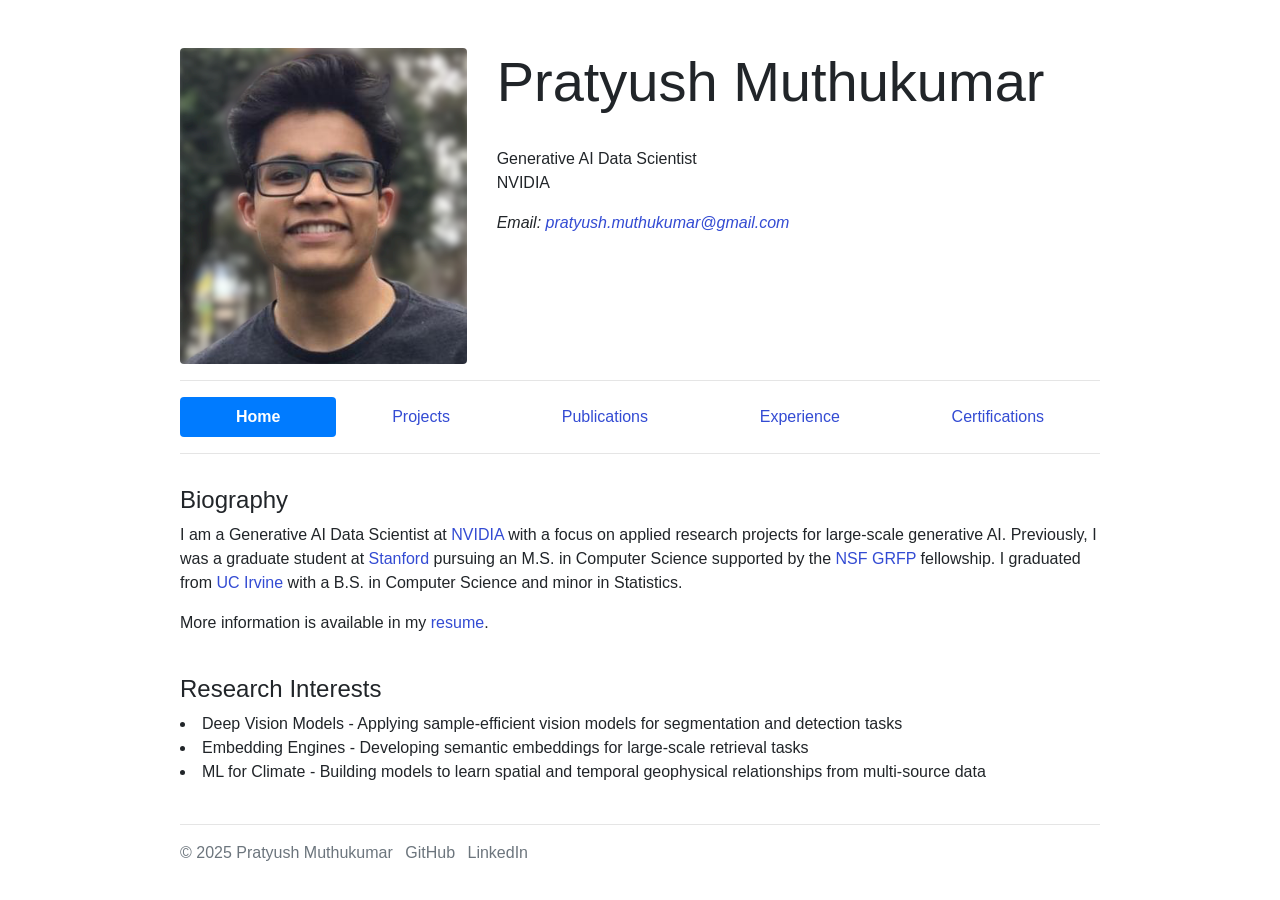
<file: index.html>
<!DOCTYPE html>
<html lang="en">

<style type="text/css">
/* unvisited link */
a:link {
    color: #334bd3;
}

/* visited link */
a:visited {
    color: #334bd3;
}

/* mouse over link */
a:hover {
    color: #334bd3;
}

/* selected link */
a:active {
    color: #334bd3;
}
</style>

<head>
  <meta charset="utf-8">
  <title>Pratyush Muthukumar</title>
  <meta name="author" content="Pratyush Muthukumar">  <meta name="google-site-verification" content="-iPJLkLeOB_5BQeVxeQUcb2Vhd1NgMo3GI5xRKObxn0" />
  <link rel="stylesheet" href="https://cdnjs.cloudflare.com/ajax/libs/twitter-bootstrap/4.1.3/css/bootstrap.min.css" type="text/css">
  <link rel="icon" type="image/png" href="images/icon.png">
</head>

<body>

<div class="pt-5">
  <div class="container">
    <div class="row">

      <div class="col-md-10 offset-1">
        <div class="row">

          <div class="col-md-4">
            <img src="images/profile.png" class="img-fluid d-block rounded">
          </div>

          <div class="col-md-8">
            <h1 class="display-4"> Pratyush Muthukumar </h1>
            <p><br> Generative AI Data Scientist <br>
               NVIDIA </p>
            <p class="font-italic"> Email: <a href="mailto:pratyush.muthukumar@gmail.com">pratyush.muthukumar@gmail.com</a></p>
          </div>

        </div>
      </div>

    </div>
  </div>
</div>

<div class="">
  <div class="container">
    <div class="row">
      <div class="col-md-10 offset-1">
        <hr>
        <ul class="nav nav-pills nav-fill">
          <li class="nav-item">
            <a href="#" class="active nav-link"><b>Home</b></a>
          </li>
          <li class="nav-item">
            <a href="projects/index.html" class="nav-link">Projects</a>
          </li>
          <li class="nav-item">
            <a href="publications/index.html" class="nav-link">Publications</a>
          </li>
          <li class="nav-item">
            <a href="experience/index.html" class="nav-link">Experience</a>
          </li>
          <li class="nav-item">
            <a href="honors/index.html" class="nav-link">Certifications</a>
          </li>
        </ul>
        <hr>
      </div>
    </div>
  </div>
</div>

<div class="pt-3">
  <div class="container">
    <div class="row">
      <div class="col-md-10 offset-1">
        <h4 class="">Biography</h4>
        <p>I am a Generative AI Data Scientist at <a href="https://www.nvidia.com/" target="_blank">NVIDIA</a> with a focus on applied research projects for large-scale generative AI. Previously, I was a graduate student at <a href="https://www.stanford.edu/" target="_blank">Stanford</a> pursuing an M.S. in Computer Science supported by the <a href="https://www.nsfgrfp.org/" target="_blank">NSF GRFP</a> fellowship. I graduated from <a href="https://www.uci.edu/" target="_blank">UC Irvine</a> with a B.S. in Computer Science and minor in Statistics. 
        </p>

        <!-- <p>I am mainly working on algorithms and systems using location-dependent timeseries data. Currently, I am responsible for the project, PRISMS, which is building an explainable deep learning architecture to predict fine-spatial-scale air quality levels (e.g., PM2.5 concentrations) with multi-source web data (e.g., meteorological and geographic information).</p> -->

        <p>More information is available in my <a href="personal_files/Resume-Pratyush-Muthukumar.pdf" target="_blank">resume</a>.
        </p><br>

        <h4 class="">Research Interests</h4>
        <li>Deep Vision Models - Applying sample-efficient vision models for segmentation and detection tasks</li>
        <li>Embedding Engines - Developing semantic embeddings for large-scale retrieval tasks</li> 
        <li>ML for Climate - Building models to learn spatial and temporal geophysical relationships from multi-source data</li><br>
      </div>
    </div>
  </div>
</div>

<!-- <div class="pt-3">
  <div class="container">
    <div class="col-md-3 offset-1">
      <h2 class="">My Life</h2><br>
    </div>
    <div class="row">
      <div class="col-md-3 offset-1">
        <img src="images/mylab.png" class="img-fluid"/>
        <p class="text-center"><br>Our Lab</p>
      </div>
      <div class="col-md-3">
        <img src="images/mycat.png" class="img-fluid"/>
        <p class="text-center"><br>My Baby (Jun Bao &middot; 君宝)</p>
      </div>
      <div class="col-md-3">
        <img src="images/mylove.png" class="img-fluid"/>
        <p class="text-center"><br>My Love</p>
      </div>
    </div>
  </div>
</div> -->

<div class="">
  <div class="container">
    <div class="row">
      <div class="col-md-10 offset-1">
        <hr>
          <ul class="list-inline">
            <li class="list-inline-item text-muted"> &copy; 2025 Pratyush Muthukumar</li>
            <li class="list-inline-item"><a href="https://github.com/PannuMuthu" target="_blank" class="text-muted">GitHub</a></li>
            <li class="list-inline-item"><a href="https://www.linkedin.com/in/pratyush-muthukumar/" target="_blank" class="text-muted">LinkedIn</a></li>
          </ul>
      </div>
    </div>
  </div>
</div>

<script>
    (function(i,s,o,g,r,a,m){i['GoogleAnalyticsObject']=r;i[r]=i[r]||function(){
        (i[r].q=i[r].q||[]).push(arguments)},i[r].l=1*new Date();a=s.createElement(o),
        m=s.getElementsByTagName(o)[0];a.async=1;a.src=g;m.parentNode.insertBefore(a,m)
    })(window,document,'script','//www.google-analytics.com/analytics.js','ga');
    ga('create', 'UA-66394392-1', 'auto');
    ga('send', 'pageview');
</script>

</body>

</html>
</file>
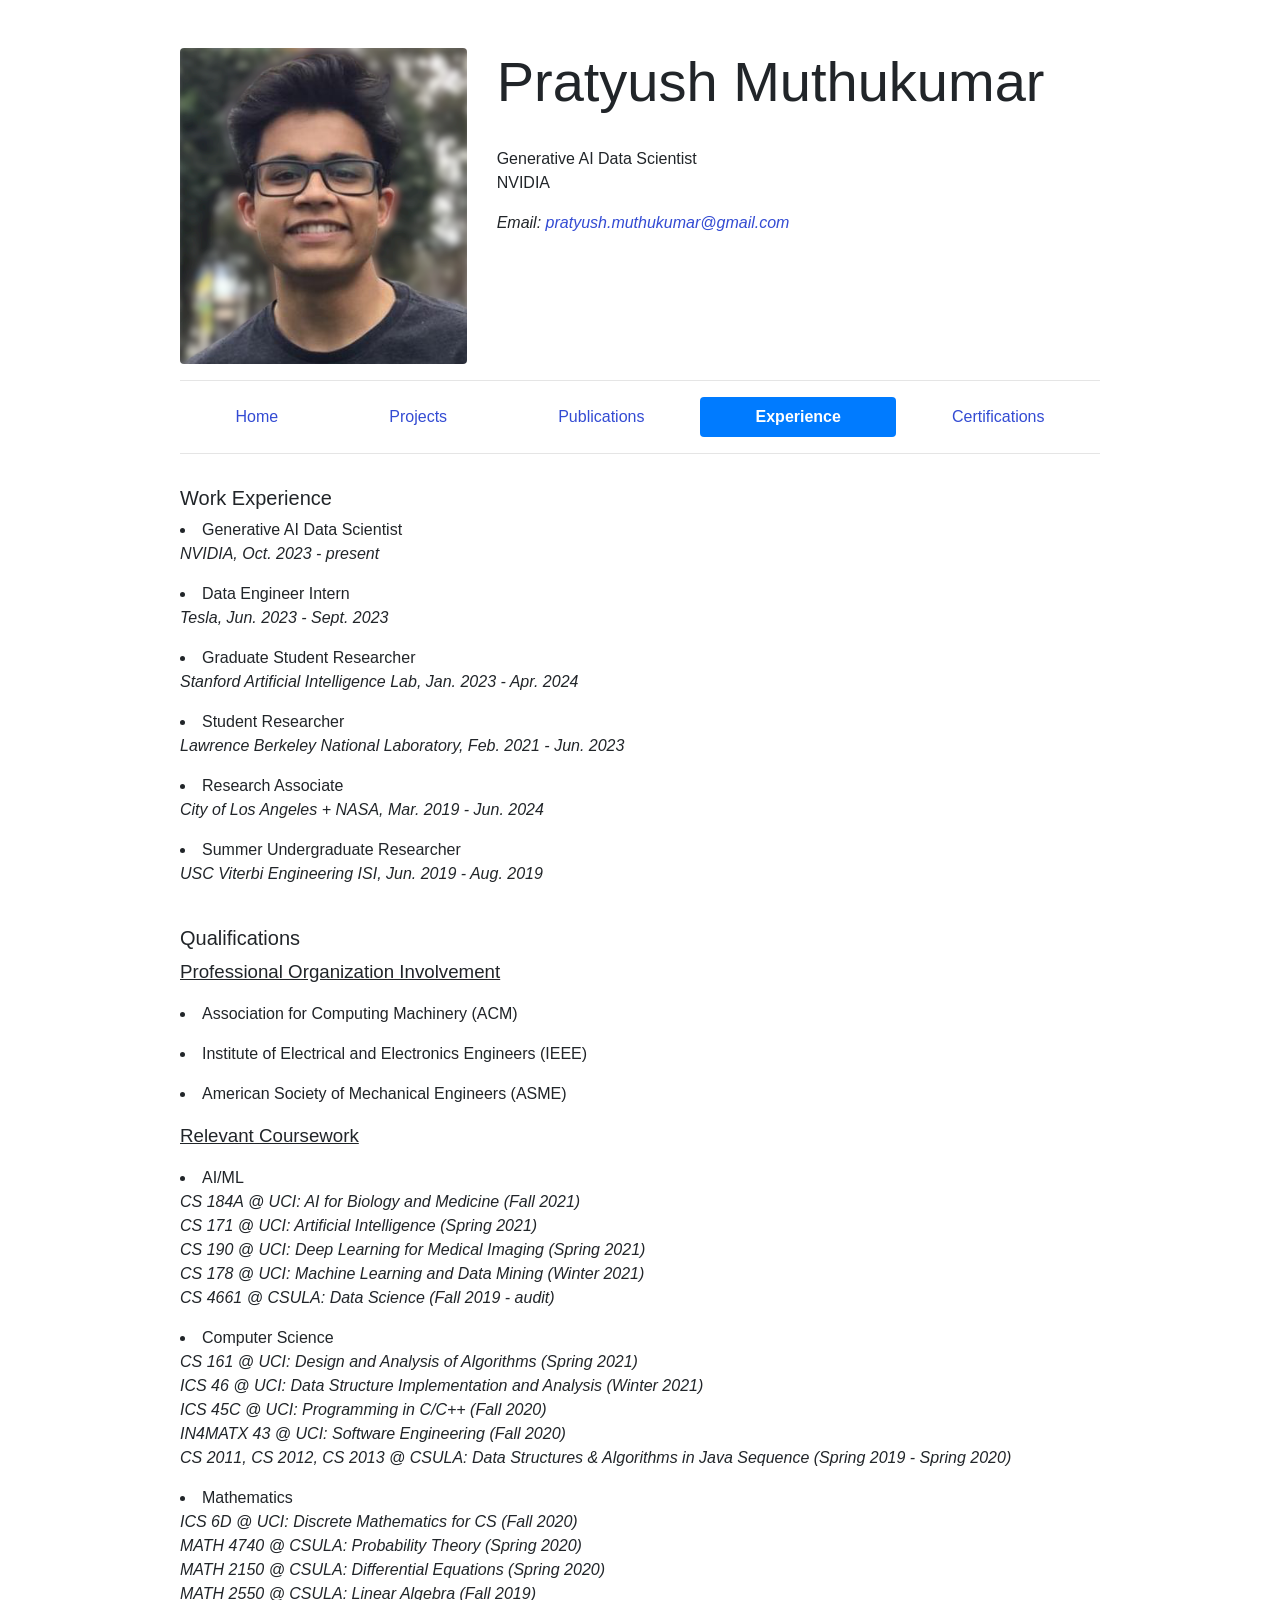
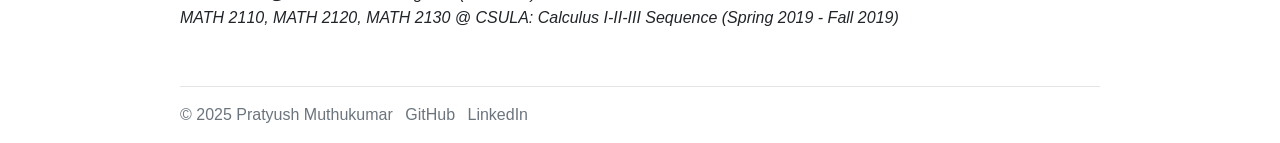
<file: experience/index.html>
<!DOCTYPE html>
<html lang="en">

<style type="text/css">
/* unvisited link */
a:link {
    color: #334bd3;
}

/* visited link */
a:visited {
    color: #334bd3;
}

/* mouse over link */
a:hover {
    color: #334bd3;
}

/* selected link */
a:active {
    color: #334bd3;
}
</style>

<head>
  <meta charset="utf-8">
  <title>Pratyush Muthukumar</title>
  <meta name="author" content="Pratyush Muthukumar">
  <link rel="stylesheet" href="https://cdnjs.cloudflare.com/ajax/libs/twitter-bootstrap/4.1.3/css/bootstrap.min.css" type="text/css">
  <link rel="icon" type="image/png" href="../images/icon.png">
</head>

<body>

<div class="pt-5">
  <div class="container">
    <div class="row">

      <div class="col-md-10 offset-1">
        <div class="row">

          <div class="col-md-4">
            <img src="../images/profile.png" class="img-fluid d-block rounded">
          </div>

          <div class="col-md-8">
            <h1 class="display-4"> Pratyush Muthukumar </h1>
            <p><br> Generative AI Data Scientist <br>
               NVIDIA </p>
            <p class="font-italic"> Email: <a href="mailto:pratyush.muthukumar@gmail.com">pratyush.muthukumar@gmail.com</a></p>
          </div>

        </div>
      </div>

    </div>
  </div>
</div>

<div class="">
  <div class="container">
    <div class="row">
      <div class="col-md-10 offset-1">
        <hr>
        <ul class="nav nav-pills nav-fill">
          <li class="nav-item">
            <a href="../index.html" class="nav-link">Home</a>
          </li>
          <li class="nav-item">
            <a href="../projects/index.html" class="nav-link">Projects</a>
          </li>
          <li class="nav-item">
            <a href="../publications/index.html" class="nav-link">Publications</a>
          </li>
          <li class="nav-item">
            <a href="#" class="active nav-link"><b>Experience</b></a>
          </li>
          <li class="nav-item">
            <a href="../honors/index.html" class="nav-link">Certifications</a>
          </li>
        </ul>
        <hr>
      </div>
    </div>
  </div>
</div>

<div class="pt-3">
  <div class="container">
    <div class="row">
      <div class="col-md-10 offset-1">
        <h5 class="">Work Experience</h5>
          <li class="">Generative AI Data Scientist</li>
          <p class="font-italic">NVIDIA, Oct. 2023 - present</p>
          <li class="">Data Engineer Intern </li>
          <p class="font-italic">Tesla, Jun. 2023 - Sept. 2023</p>
          <li class="">Graduate Student Researcher </li>
          <p class="font-italic">Stanford Artificial Intelligence Lab, Jan. 2023 - Apr. 2024</p>
          <li class="">Student Researcher </li>
          <p class="font-italic">Lawrence Berkeley National Laboratory, Feb. 2021 - Jun. 2023</p>
          <li class="">Research Associate </li>
          <p class="font-italic">City of Los Angeles + NASA, Mar. 2019 - Jun. 2024</p>
          <li class="">Summer Undergraduate Researcher</li>
          <p class="font-italic">USC Viterbi Engineering ISI, Jun. 2019 - Aug. 2019</p>
        <br>

        <h5 class="">Qualifications</h5>
        <p style="font-size: 1.17em;"><u>Professional Organization Involvement</u></p>
        <p> 
          <li class="">Association for Computing Machinery (ACM)</li>
        </p>
        <p> 
          <li class="">Institute of Electrical and Electronics Engineers (IEEE)</li>
        </p>
        <p> 
          <li class=""> American Society of Mechanical Engineers (ASME) </li>
        </p>
        <p style="font-size: 1.17em;"><u>Relevant Coursework</u></p>
          <p> 
            <li class="">AI/ML</li>
            <i>CS 184A @ UCI: AI for Biology and Medicine (Fall 2021)</i><br>
            <i>CS 171 @ UCI: Artificial Intelligence (Spring 2021)</i><br>
            <i>CS 190 @ UCI: Deep Learning for Medical Imaging (Spring 2021)</i><br>
            <i>CS 178 @ UCI: Machine Learning and Data Mining (Winter 2021)</i><br>
            <i>CS 4661 @ CSULA: Data Science (Fall 2019 - audit)</i><br>
          </p>
           <p> 
            <li class="">Computer Science</li>
            <i>CS 161 @ UCI: Design and Analysis of Algorithms (Spring 2021)</i><br>
            <i>ICS 46 @ UCI: Data Structure Implementation and Analysis (Winter 2021)</i><br>
            <i>ICS 45C @ UCI: Programming in C/C++ (Fall 2020)</i><br>
            <i>IN4MATX 43 @ UCI: Software Engineering (Fall 2020)</i><br>
            <i>CS 2011, CS 2012, CS 2013 @ CSULA: Data Structures & Algorithms in Java Sequence (Spring 2019 - Spring 2020)</i><br>
          </p>
          <p> 
            <li class="">Mathematics</li>
            <i>ICS 6D @ UCI: Discrete Mathematics for CS (Fall 2020)</i><br>
            <i>MATH 4740 @ CSULA: Probability Theory (Spring 2020)</i><br>
            <i>MATH 2150 @ CSULA: Differential Equations (Spring 2020)</i><br>
            <i>MATH 2550 @ CSULA: Linear Algebra (Fall 2019)</i><br>
            <i>MATH 2110, MATH 2120, MATH 2130 @ CSULA: Calculus I-II-III Sequence (Spring 2019 - Fall 2019)</i><br>
          </p>
        <br>
      </div>
    </div>
  </div>
</div>

<div class="">
  <div class="container">
    <div class="row">
      <div class="col-md-10 offset-1">
        <hr>
          <ul class="list-inline">
            <li class="list-inline-item text-muted"> &copy; 2025 Pratyush Muthukumar</li>
            <li class="list-inline-item"><a href="https://github.com/PannuMuthu" target="_blank" class="text-muted">GitHub</a></li>
            <li class="list-inline-item"><a href="https://www.linkedin.com/in/pratyush-muthukumar/" target="_blank" class="text-muted">LinkedIn</a></li>
          </ul>
      </div>
    </div>
  </div>
</div>

</body>
</html>
</file>
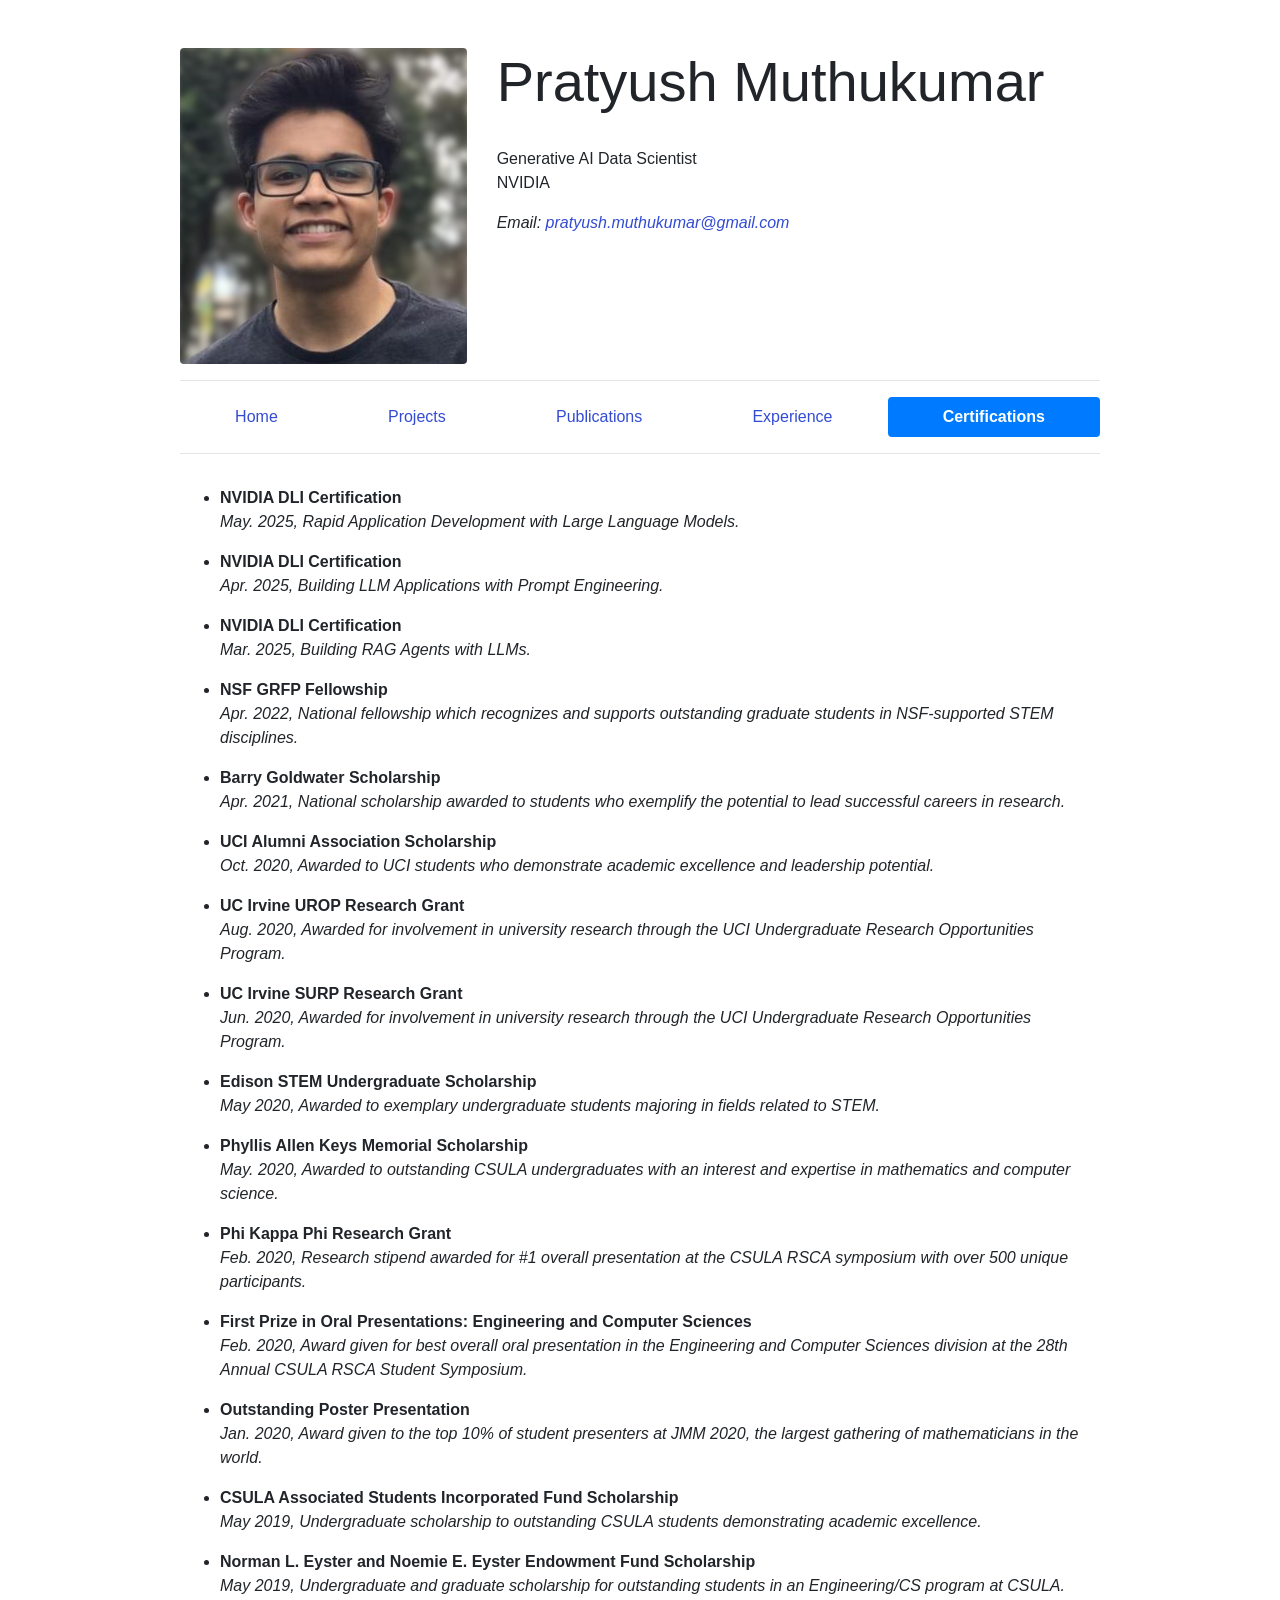
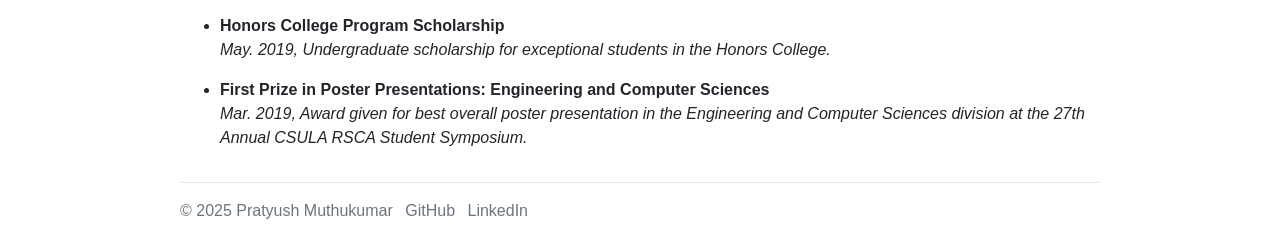
<file: honors/index.html>
<!DOCTYPE html>
<html lang="en">

<style type="text/css">
/* unvisited link */
a:link {
    color: #334bd3;
}

/* visited link */
a:visited {
    color: #334bd3;
}

/* mouse over link */
a:hover {
    color: #334bd3;
}

/* selected link */
a:active {
    color: #334bd3;
}
</style>

<head>
  <meta charset="utf-8">
  <title>Pratyush Muthukumar</title>
  <meta name="author" content="Pratyush Muthukumar">
  <link rel="stylesheet" href="https://cdnjs.cloudflare.com/ajax/libs/twitter-bootstrap/4.1.3/css/bootstrap.min.css" type="text/css">
  <link rel="icon" type="image/png" href="../images/icon.png">
</head>

<body>

<div class="pt-5">
  <div class="container">
    <div class="row">

      <div class="col-md-10 offset-1">
        <div class="row">

          <div class="col-md-4">
            <img src="../images/profile.png" class="img-fluid d-block rounded">
          </div>

          <div class="col-md-8">
            <h1 class="display-4"> Pratyush Muthukumar </h1>
            <p><br> Generative AI Data Scientist <br>
               NVIDIA </p>
            <p class="font-italic"> Email: <a href="mailto:pratyush.muthukumar@gmail.com">pratyush.muthukumar@gmail.com</a></p>
          </div>

        </div>
      </div>

    </div>
  </div>
</div>

<div class="">
  <div class="container">
    <div class="row">
      <div class="col-md-10 offset-1">
        <hr>
        <ul class="nav nav-pills nav-fill">
          <li class="nav-item">
            <a href="../index.html" class="nav-link">Home</a>
          </li>
          <li class="nav-item">
            <a href="../projects/index.html" class="nav-link">Projects</a>
          </li>
          <li class="nav-item">
            <a href="../publications/index.html" class="nav-link">Publications</a>
          </li>
          <li class="nav-item">
            <a href="../experience/index.html" class="nav-link">Experience</a>
          </li>
          <li class="nav-item">
            <a href="#" class="active nav-link"><b>Certifications</b></a>
          </li>
        </ul>
        <hr>
      </div>
    </div>
  </div>
</div>

<div class="pt-3">
  <div class="container">
    <div class="row">
      <div class="col-md-10 offset-1">
        <ul>
          <li class="font-weight-bold">NVIDIA DLI Certification</li>
          <p class="font-italic">May. 2025, Rapid Application Development with Large Language Models.<br>
          <li class="font-weight-bold">NVIDIA DLI Certification</li>
          <p class="font-italic">Apr. 2025, Building LLM Applications with Prompt Engineering.<br>
          <li class="font-weight-bold">NVIDIA DLI Certification</li>
          <p class="font-italic">Mar. 2025, Building RAG Agents with LLMs.<br>
          <li class="font-weight-bold">NSF GRFP Fellowship</li>
          <p class="font-italic">Apr. 2022, National fellowship which recognizes and supports outstanding graduate students in NSF-supported STEM disciplines.<br>
          <li class="font-weight-bold">Barry Goldwater Scholarship</li>
          <p class="font-italic">Apr. 2021, National scholarship awarded to students who exemplify the potential to lead successful careers in research.<br>
          <li class="font-weight-bold">UCI Alumni Association Scholarship</li>
          <p class="font-italic">Oct. 2020, Awarded to UCI students who demonstrate academic excellence and leadership potential.<br>
          <li class="font-weight-bold">UC Irvine UROP Research Grant</li>
          <p class="font-italic">Aug. 2020, Awarded for involvement in university research through the UCI Undergraduate Research Opportunities Program.<br>
          <li class="font-weight-bold">UC Irvine SURP Research Grant</li>
          <p class="font-italic">Jun. 2020, Awarded for involvement in university research through the UCI Undergraduate Research Opportunities Program.<br>
          <li class="font-weight-bold">Edison STEM Undergraduate Scholarship</li>
          <p class="font-italic">May 2020, Awarded to exemplary undergraduate students majoring in fields related to STEM.</p>
          <li class="font-weight-bold">Phyllis Allen Keys Memorial Scholarship</li>
          <p class="font-italic">May. 2020, Awarded to outstanding CSULA undergraduates with an interest and expertise in mathematics and computer science.</p>
          <li class="font-weight-bold">Phi Kappa Phi Research Grant</li>
          <p class="font-italic">Feb. 2020, Research stipend awarded for #1 overall presentation at the CSULA RSCA symposium with over 500 unique participants.</p>
          <li class="font-weight-bold">First Prize in Oral Presentations: Engineering and Computer Sciences</li>
          <p class="font-italic">Feb. 2020, Award given for best overall oral presentation in the Engineering and Computer Sciences division at the 28th Annual CSULA RSCA Student Symposium.</p>
          <li class="font-weight-bold">Outstanding Poster Presentation</li>
          <p class="font-italic">Jan. 2020, Award given to the top 10% of student presenters at JMM 2020, the largest gathering of mathematicians in the world.</p>
          <li class="font-weight-bold">CSULA Associated Students Incorporated Fund Scholarship</li>
          <p class="font-italic">May 2019, Undergraduate scholarship to outstanding CSULA students demonstrating academic excellence.</p>
          <li class="font-weight-bold">Norman L. Eyster and Noemie E. Eyster Endowment Fund Scholarship</li>
          <p class="font-italic">May 2019, Undergraduate and graduate scholarship for outstanding students in an Engineering/CS program at CSULA.</p>
          <li class="font-weight-bold">Honors College Program Scholarship</li>
          <p class="font-italic">May. 2019, Undergraduate scholarship for exceptional students in the Honors College.</p>
          <li class="font-weight-bold">First Prize in Poster Presentations: Engineering and Computer Sciences</li>
          <p class="font-italic">Mar. 2019, Award given for best overall poster presentation in the Engineering and Computer Sciences division at the 27th Annual CSULA RSCA Student Symposium.</p>
        </ul>

      </div>
    </div>
  </div>
</div>

<div class="">
  <div class="container">
    <div class="row">
      <div class="col-md-10 offset-1">
        <hr>
          <ul class="list-inline">
            <li class="list-inline-item text-muted"> &copy; 2025 Pratyush Muthukumar</li>
            <li class="list-inline-item"><a href="https://github.com/PannuMuthu" target="_blank" class="text-muted">GitHub</a></li>
            <li class="list-inline-item"><a href="https://www.linkedin.com/in/pratyush-muthukumar/" target="_blank" class="text-muted">LinkedIn</a></li>
          </ul>
      </div>
    </div>
  </div>
</div>

</body>
</html>
</file>
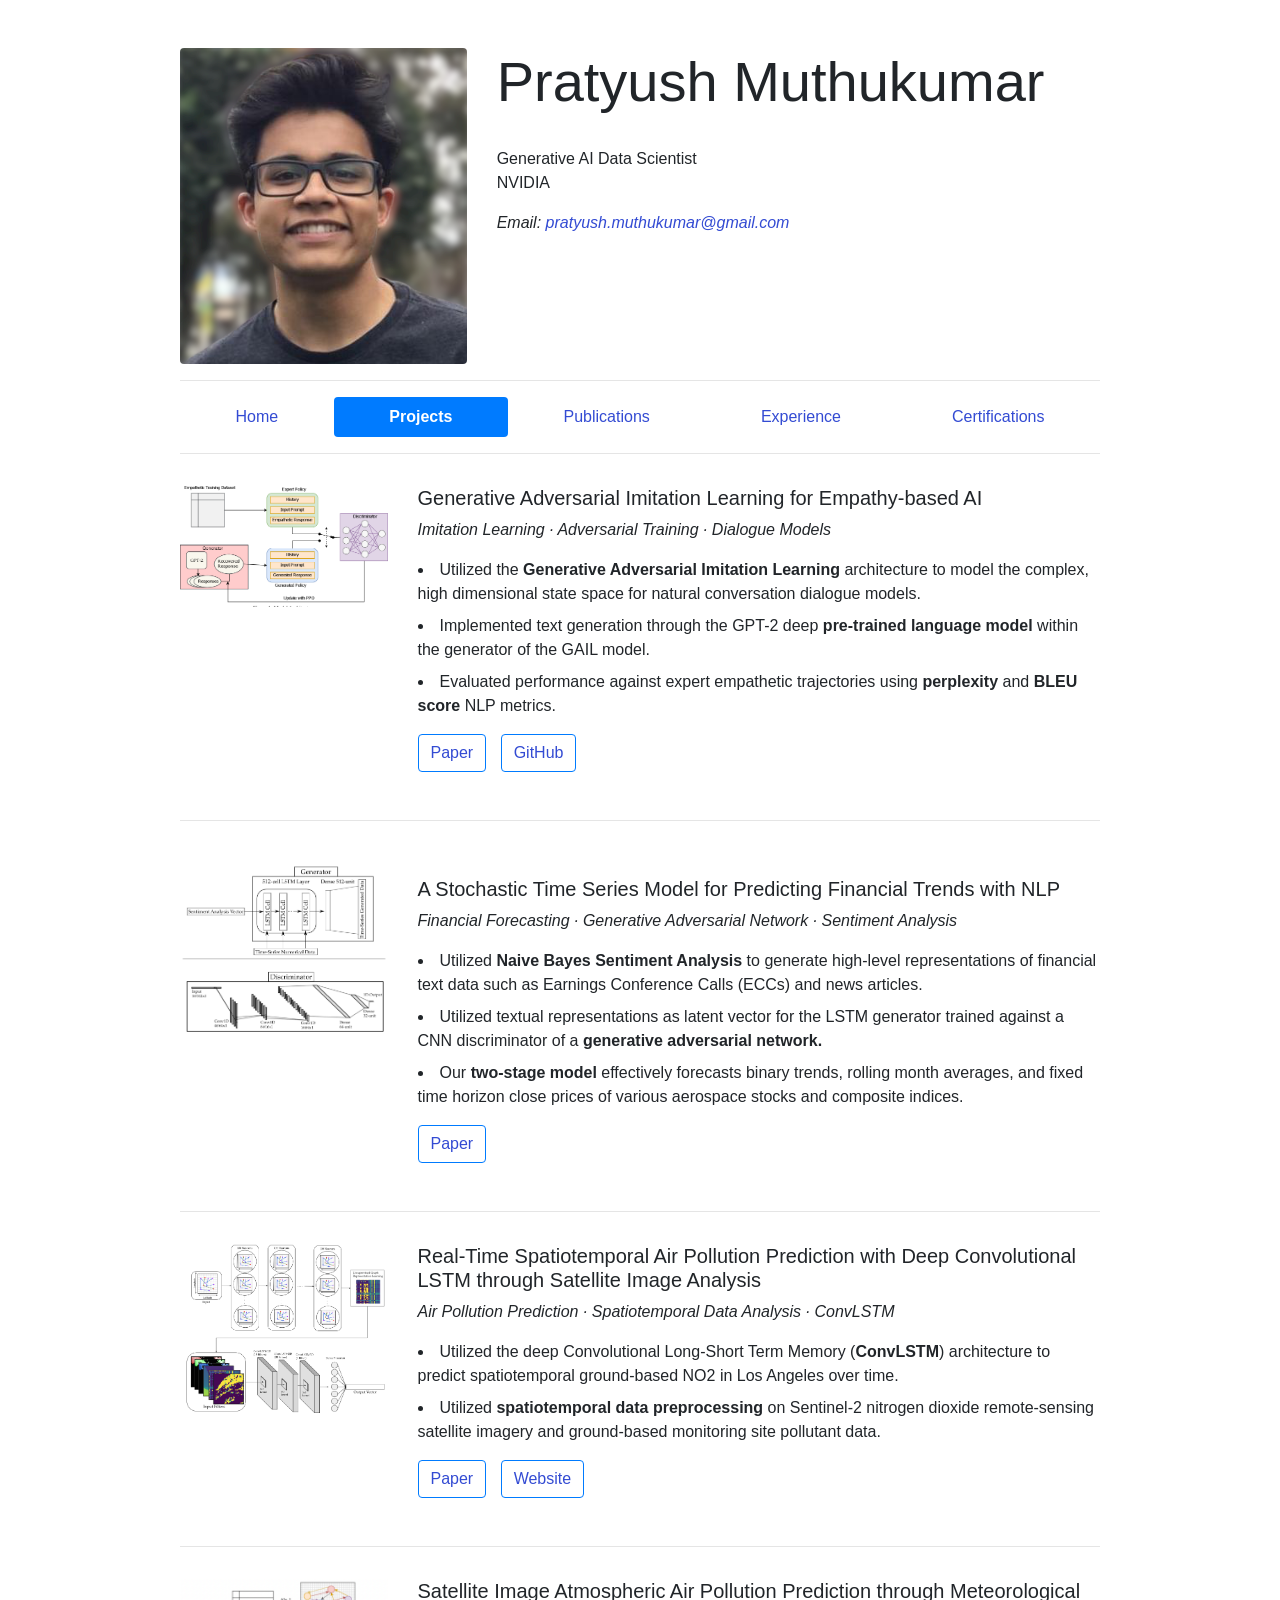
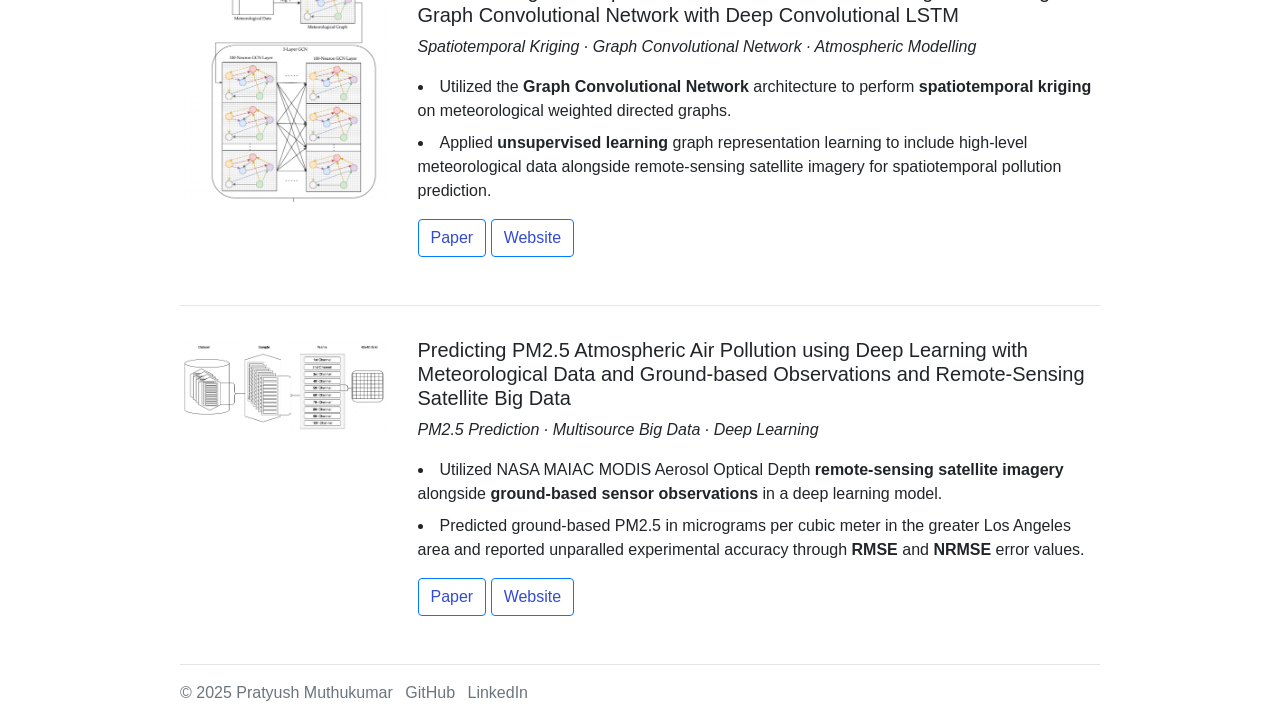
<file: projects/index.html>
<!DOCTYPE html>
<html lang="en">

<style type="text/css">
/* unvisited link */
a:link {
    color: #334bd3;
}

/* visited link */
a:visited {
    color: #334bd3;
}

/* mouse over link */
a:hover {
    color: #334bd3;
}

/* selected link */
a:active {
    color: #334bd3;
}
</style>

<head>
  <meta charset="utf-8">
  <title>Pratyush Muthukumar</title>
  <meta name="author" content="Pratyush Muthukumar">
  <link rel="stylesheet" href="https://cdnjs.cloudflare.com/ajax/libs/twitter-bootstrap/4.1.3/css/bootstrap.min.css" type="text/css">
  <link rel="icon" type="image/png" href="../images/icon.png">
</head>

<body>

<div class="pt-5">
  <div class="container">
    <div class="row">

      <div class="col-md-10 offset-1">
        <div class="row">

          <div class="col-md-4">
            <img src="../images/profile.png" class="img-fluid d-block rounded">
          </div>

          <div class="col-md-8">
            <h1 class="display-4"> Pratyush Muthukumar </h1>
            <p><br> Generative AI Data Scientist <br>
               NVIDIA </p>
            <p class="font-italic"> Email: <a href="mailto:pratyush.muthukumar@gmail.com">pratyush.muthukumar@gmail.com</a></p>
          </div>

        </div>
      </div>

    </div>
  </div>
</div>

<div class="">
  <div class="container">
    <div class="row">
      <div class="col-md-10 offset-1">
        <hr>
        <ul class="nav nav-pills nav-fill">
          <li class="nav-item">
            <a href="../index.html" class="nav-link">Home</a>
          </li>
          <li class="nav-item">
            <a href="#" class="active nav-link"><b>Projects</b></a>
          </li>
          <li class="nav-item">
            <a href="../publications/index.html" class="nav-link">Publications</a>
          </li>
          <li class="nav-item">
            <a href="../experience/index.html" class="nav-link">Experience</a>
          </li>
          <li class="nav-item">
            <a href="../honors/index.html" class="nav-link">Certifications</a>
          </li>
        </ul>
        <hr>
      </div>
    </div>
  </div>
</div>

<div class="py-3">
  <div class="container">
    <div class="row">
      <div class="col-md-10 offset-1">
        <div class="row">
          <div class="col-md-3">
            <img src="../images/eGail.png" class="img-fluid" alt="msaenet-icon" />
          </div>
          <div class="col-md-9">
            <h5>Generative Adversarial Imitation Learning for Empathy-based AI</h5>
			<p class="font-italic"> Imitation Learning &middot; Adversarial Training &middot; Dialogue Models</p>
			<p>
              <li style="margin-bottom: 8px;">Utilized the <b>Generative Adversarial Imitation Learning</b> architecture to model the complex, high dimensional state space for natural conversation dialogue models.</li>
              <li style="margin-bottom: 8px;">Implemented text generation through the GPT-2 deep <b>pre-trained language model</b> within the generator of the GAIL model. </li>
              <li style="margin-bottom: 8px;">Evaluated performance against expert empathetic trajectories using <b>perplexity</b> and <b>BLEU score</b> NLP metrics.</li>
            </p>
            <p style="word-spacing: 10px">
              <a href="../publications/EmpathyGAIL.pdf" class="btn btn-outline-primary">Paper</a>
              <a href="https://github.com/PannuMuthu/empathyBot" class="btn btn-outline-primary">GitHub</a>
            </p>
          </div>
        </div>
      </div>
    </div>
  </div>
</div>

<div class=""><div class="container"><div class="row"><div class="col-md-10 offset-1"><hr></div></div></div></div>

<div class="py-3">
  <div class="container">
    <div class="row">
      <div class="col-md-10 offset-1">
        <div class="row">
          <div class="col-md-3">
            <img src="../images/stgan.png" class="img-fluid" alt="msaenet-icon" />
          </div>
          <div class="col-md-9"><br>
            <h5>A Stochastic Time Series Model for Predicting Financial Trends with NLP</h5> 
            <p class="font-italic"> Financial Forecasting &middot; Generative Adversarial Network &middot; Sentiment Analysis</p>
            <p>
              <li style="margin-bottom: 8px;">Utilized <b>Naive Bayes Sentiment Analysis</b> to generate high-level representations of financial text data such as Earnings Conference Calls (ECCs) and news articles. </li>
              <li style="margin-bottom: 8px;">Utilized textual representations as latent vector for the LSTM generator trained against a CNN discriminator of a <b> generative adversarial network.</b> </li>
              <li style="margin-bottom: 8px;">Our <b>two-stage model</b> effectively forecasts binary trends, rolling month averages, and fixed time horizon close prices of various aerospace stocks and composite indices.</b> </li>
            </p>
            <p style="word-spacing: 10px">
              <a href="../publications/STGAN.pdf" class="btn btn-outline-primary">Paper</a>
            </p>
          </div>
        </div>
      </div>
    </div>
  </div>
</div>

<div class=""><div class="container"><div class="row"><div class="col-md-10 offset-1"><hr></div></div></div></div>

<div class="py-3">
  <div class="container">
    <div class="row">
      <div class="col-md-10 offset-1">
        <div class="row">
          <div class="col-md-3">
            <img src="../images/conv.png" class="img-fluid"/>
          </div>
          <div class="col-md-9"> 
            <h5>Real-Time Spatiotemporal Air Pollution Prediction with Deep Convolutional LSTM through Satellite Image Analysis</h5> 
            <p class="font-italic"> Air Pollution Prediction  &middot; Spatiotemporal Data Analysis &middot; ConvLSTM</p>
            <p>
              <li style="margin-bottom: 8px;">Utilized the deep Convolutional Long-Short Term Memory (<b>ConvLSTM</b>) architecture to predict spatiotemporal ground-based NO2 in Los Angeles over time.</li>
              <li style="margin-bottom: 8px;">Utilized <b>spatiotemporal data preprocessing</b> on Sentinel-2 nitrogen dioxide remote-sensing satellite imagery and ground-based monitoring site pollutant data. </li>
            </p>
            <p style="word-spacing: 10px">
              <a href="../publications/ICDATA_ConvLSTMPaper.pdf" class="btn btn-outline-primary">Paper</a>
              <a href="http://airquality.lacity.org/" class="btn btn-outline-primary" target="_blank">Website</a>
            </p>
          </div>
        </div>
      </div>
    </div>
  </div>
</div>

<div class=""><div class="container"><div class="row"><div class="col-md-10 offset-1"><hr></div></div></div></div>

<div class="py-3">
  <div class="container">
    <div class="row">
      <div class="col-md-10 offset-1">
        <div class="row">
          <div class="col-md-3">
            <img src="../images/gcn.png" class="img-fluid"/>
          </div>
          <div class="col-md-9">
            <h5>Satellite Image Atmospheric Air Pollution Prediction through Meteorological Graph Convolutional Network with Deep Convolutional LSTM</h4>
            <p class="font-italic"> Spatiotemporal Kriging &middot; Graph Convolutional Network &middot; Atmospheric Modelling</p>
            <p>
              <li style="margin-bottom: 8px;">Utilized the <b>Graph Convolutional Network</b> architecture to perform <b>spatiotemporal kriging</b> on meteorological weighted directed graphs.</li>
              <li style="margin-bottom: 8px;">Applied <b>unsupervised learning</b> graph representation learning to include high-level meteorological data alongside remote-sensing satellite imagery for spatiotemporal pollution prediction.</li>
            </p>
            <p>
              <a href="../publications/CSCIPaperFinal_MeteoGCNConvLSTM.pdf" class="btn btn-outline-primary">Paper</a>
              <a href="http://airquality.lacity.org/" class="btn btn-outline-primary" target="_blank">Website</a>
            </p>
          </div>
        </div>
      </div>
    </div>
  </div>
</div>

<div class=""><div class="container"><div class="row"><div class="col-md-10 offset-1"><hr></div></div></div></div>

<div class="py-3">
  <div class="container">
    <div class="row">
      <div class="col-md-10 offset-1">
        <div class="row">
          <div class="col-md-3">
            <img src="../images/first.png" class="img-fluid"/>
          </div>
          <div class="col-md-9">
            <h5>Predicting PM2.5 Atmospheric Air Pollution using Deep Learning with Meteorological Data and Ground-based Observations and Remote-Sensing Satellite Big Data</h5>
            <p class="font-italic"> PM2.5 Prediction &middot; Multisource Big Data &middot; Deep Learning </p>
            <p>
              <li style="margin-bottom: 8px;">Utilized NASA MAIAC MODIS Aerosol Optical Depth <b>remote-sensing satellite imagery</b> alongside <b>ground-based sensor observations</b> in a deep learning model.</li>
              <li style="margin-bottom: 8px;">Predicted ground-based PM2.5 in micrograms per cubic meter in the greater Los Angeles area and reported unparalled experimental accuracy through <b>RMSE</b> and <b>NRMSE</b> error values.</li>
            </p>
            <p>
              <a href="../publications/Camera_ready_Springer_Paper.pdf" class="btn btn-outline-primary" target="_blank">Paper</a>
              <a href="http://airquality.lacity.org/" class="btn btn-outline-primary" target="_blank">Website</a>
            </p>
          </div>
        </div>
      </div>
    </div>
  </div>
</div>

<div class="">
  <div class="container">
    <div class="row">
      <div class="col-md-10 offset-1">
        <hr>
          <ul class="list-inline">
            <li class="list-inline-item text-muted"> &copy; 2025 Pratyush Muthukumar</li>
            <li class="list-inline-item"><a href="https://github.com/PannuMuthu" target="_blank" class="text-muted">GitHub</a></li>
            <li class="list-inline-item"><a href="https://www.linkedin.com/in/pratyush-muthukumar/" target="_blank" class="text-muted">LinkedIn</a></li>
          </ul>
      </div>
    </div>
  </div>
</div>

</body>

</html>
</file>
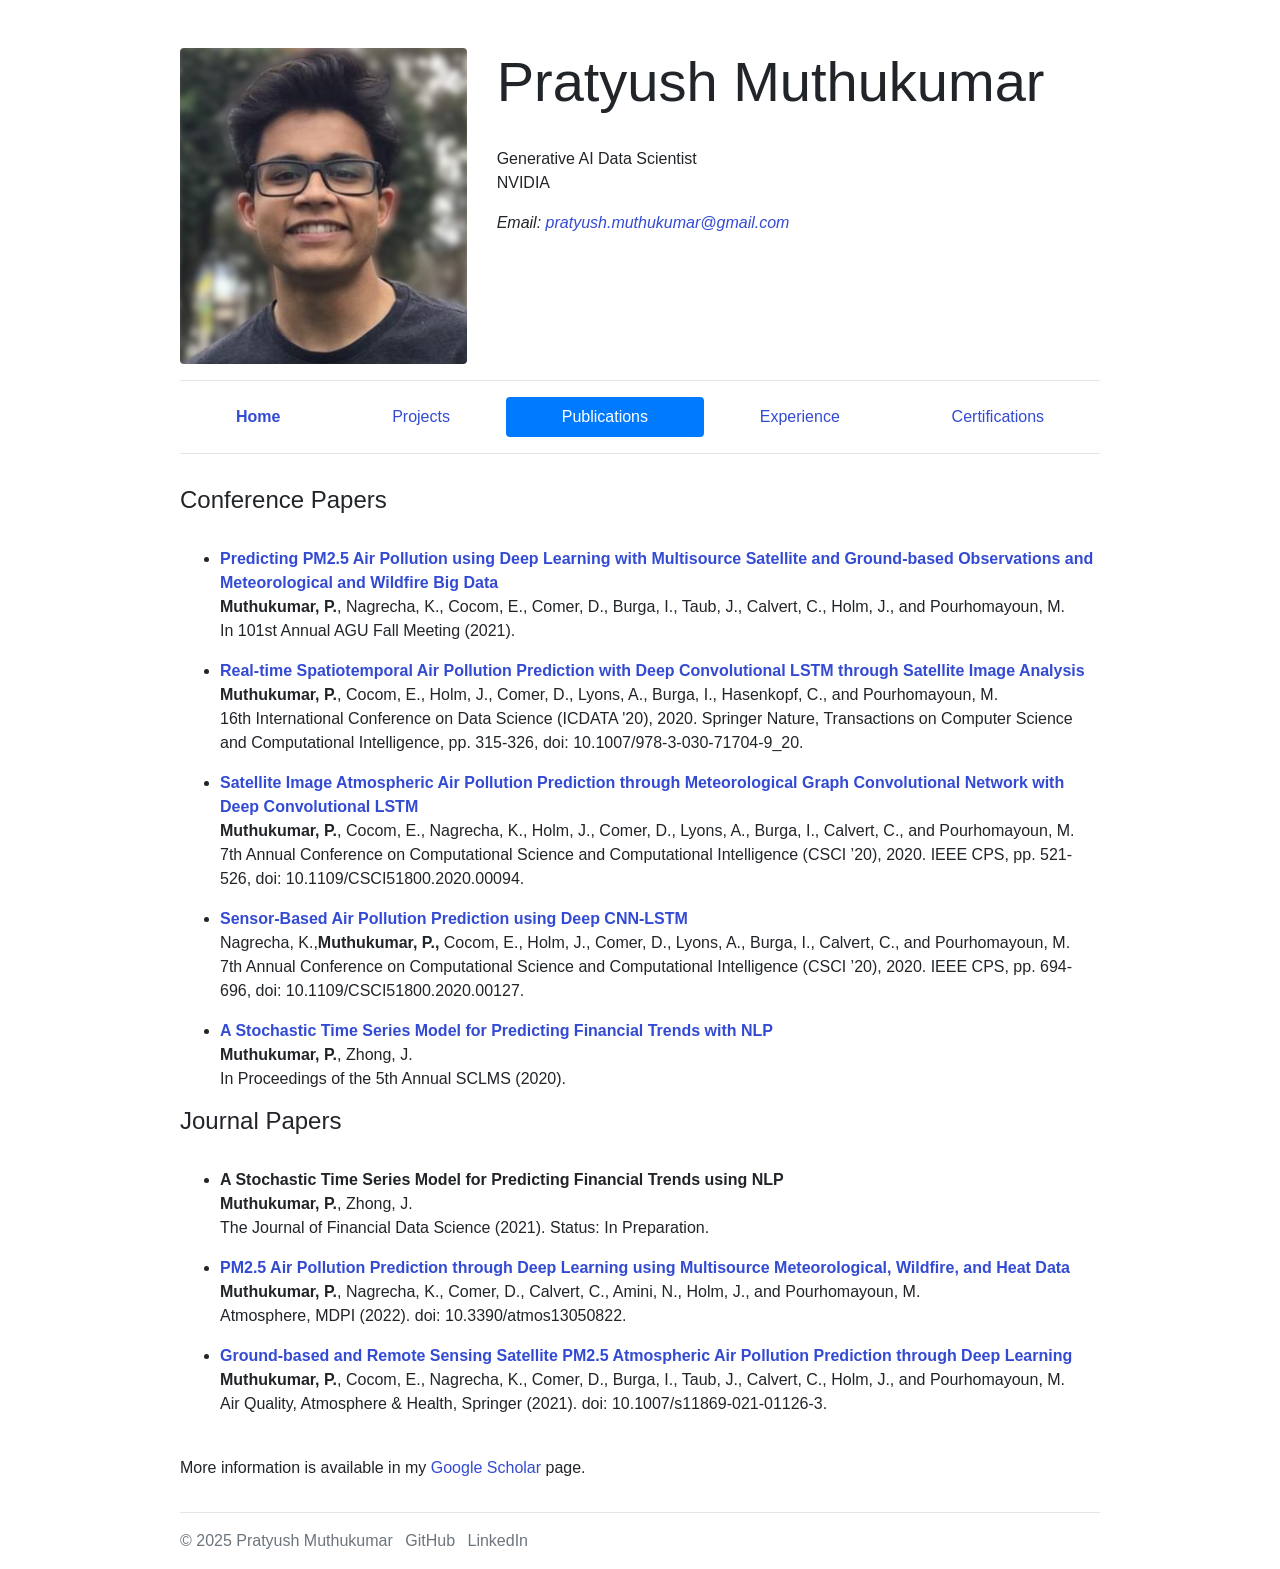
<file: publications/index.html>
<!DOCTYPE html>
<html lang="en">

<style type="text/css">
/* unvisited link */
a:link {
    color: #334bd3;
}

/* visited link */
a:visited {
    color: #334bd3;
}

/* mouse over link */
a:hover {
    color: #334bd3;
}

/* selected link */
a:active {
    color: #334bd3;
}
</style>

<head>
  <meta charset="utf-8">
  <title>Pratyush Muthukumar</title>
  <meta name="author" content="Pratyush Muthukumar">
  <link rel="stylesheet" href="https://cdnjs.cloudflare.com/ajax/libs/twitter-bootstrap/4.1.3/css/bootstrap.min.css" type="text/css">
  <link rel="icon" type="image/png" href="../images/icon.png">
</head>

<body>

<div class="pt-5">
  <div class="container">
    <div class="row">

      <div class="col-md-10 offset-1">
        <div class="row">

          <div class="col-md-4">
            <img src="../images/profile.png" class="img-fluid d-block rounded">
          </div>

          <div class="col-md-8">
            <h1 class="display-4"> Pratyush Muthukumar </h1>
            <p><br> Generative AI Data Scientist <br>
               NVIDIA </p>
            <p class="font-italic"> Email: <a href="mailto:pratyush.muthukumar@gmail.com">pratyush.muthukumar@gmail.com</a></p>
          </div>

        </div>
      </div>

    </div>
  </div>
</div>

<div class="">
  <div class="container">
    <div class="row">
      <div class="col-md-10 offset-1">
        <hr>
        <ul class="nav nav-pills nav-fill">
          <li class="nav-item">
            <a href="../index.html" class="nav-link"><b>Home</b></a>
          </li>
          <li class="nav-item">
            <a href="../projects/index.html" class="nav-link">Projects</a>
          </li>
          <li class="nav-item">
            <a href="#" class="active nav-link">Publications</a>
          </li>
          <li class="nav-item">
            <a href="../experience/index.html" class="nav-link">Experience</a>
          </li>
          <li class="nav-item">
            <a href="../honors/index.html" class="nav-link">Certifications</a>
          </li>
        </ul>
        <hr>
      </div>
    </div>
  </div>
</div>

<div class="pt-3">
  <div class="container">
    <div class="row">
      <div class="col-md-10 offset-1">
        <h4 class=""> Conference Papers</h4><br>
        <ul>

          <li class="font-weight-bold"><a href="https://agu.confex.com/agu/fm21/webprogrampreliminary/Paper869004.html" target="_blank">Predicting PM2.5 Air Pollution using Deep Learning with Multisource Satellite and Ground-based Observations and Meteorological and Wildfire Big Data</a></li>
          <p><b>Muthukumar, P.</b>, Nagrecha, K., Cocom, E., Comer, D., Burga, I., Taub, J., Calvert, C., Holm, J., and Pourhomayoun, M.  <br>
          In 101st Annual AGU Fall Meeting (2021).</p>

          <li class="font-weight-bold"><a href="../publications/ICDATA_ConvLSTMPaper.pdf" target="_blank">Real-time Spatiotemporal Air Pollution Prediction with Deep Convolutional LSTM through Satellite Image Analysis</a></li>
          <p><b>Muthukumar, P.</b>, Cocom, E., Holm, J., Comer, D., Lyons, A., Burga, I., Hasenkopf, C., and Pourhomayoun, M.  <br>
          16th International Conference on Data Science (ICDATA '20), 2020. Springer Nature, Transactions on Computer Science and Computational Intelligence, pp. 315-326, doi: 10.1007/978-3-030-71704-9_20. </p>

          <li class="font-weight-bold"><a href="../publications/convlstm.pdf" target="_blank">Satellite Image Atmospheric Air Pollution Prediction through Meteorological Graph Convolutional Network with Deep Convolutional LSTM</a></li>
          <p><b>Muthukumar, P.</b>, Cocom, E., Nagrecha, K., Holm, J., Comer, D., Lyons, A., Burga, I., Calvert, C., and Pourhomayoun, M.  <br>
          7th Annual Conference on Computational Science and Computational Intelligence (CSCI ’20), 2020. IEEE CPS, pp. 521-526, doi: 10.1109/CSCI51800.2020.00094. </p>

          <li class="font-weight-bold"><a href="../publications/cnnlstm.pdf" target="_blank">Sensor-Based Air Pollution Prediction using Deep CNN-LSTM</a></li>
          <p>Nagrecha, K.,<b>Muthukumar, P.,</b> Cocom, E., Holm, J., Comer, D., Lyons, A., Burga, I., Calvert, C., and Pourhomayoun, M.  <br>
          7th Annual Conference on Computational Science and Computational Intelligence (CSCI ’20), 2020. IEEE CPS, pp. 694-696, doi: 10.1109/CSCI51800.2020.00127. </p>

          <li class="font-weight-bold"><a href="../publications/scmls.pdf" target="_blank">A Stochastic Time Series Model for Predicting Financial Trends with NLP</a></li>
          <p><b>Muthukumar, P.</b>, Zhong, J.<br>
          In Proceedings of the 5th Annual SCLMS (2020).</p>
        </ul>

        <h4 class=""> Journal Papers</h4><br>
        <ul>

          <li class="font-weight-bold">A Stochastic Time Series Model for Predicting Financial Trends using NLP</li>
          <p><b>Muthukumar, P.</b>, Zhong, J.<br>
          The Journal of Financial Data Science (2021). Status: In Preparation.</p>

          <li class="font-weight-bold"><a href="../publications/atmospherePaper.pdf" target="_blank">PM2.5 Air Pollution Prediction through Deep Learning using Multisource Meteorological, Wildfire, and Heat Data</a></li>
          <p><b>Muthukumar, P.</b>, Nagrecha, K., Comer, D., Calvert, C., Amini, N., Holm, J., and Pourhomayoun, M.  <br>
          Atmosphere, MDPI (2022). doi: 10.3390/atmos13050822.</p>

          <li class="font-weight-bold"><a href="../publications/AirQualityAtmosphereHealthJournalPaper.pdf" target="_blank">Ground-based and Remote Sensing Satellite PM2.5 Atmospheric Air Pollution Prediction through Deep Learning</a></li>
          <p><b>Muthukumar, P.</b>, Cocom, E., Nagrecha, K., Comer, D., Burga, I., Taub, J., Calvert, C., Holm, J., and Pourhomayoun, M.  <br>
          Air Quality, Atmosphere & Health, Springer (2021). doi: 10.1007/s11869-021-01126-3.</p>
        </ul>
        <br>
        <p>More information is available in my <a href="https://scholar.google.com/citations?hl=en&user=pJN7H0sAAAAJ" target="_blank">Google Scholar</a> page.
        </p>

      </div>
    </div>
  </div>
</div>

<div class="">
  <div class="container">
    <div class="row">
      <div class="col-md-10 offset-1">
        <hr>
          <ul class="list-inline">
            <li class="list-inline-item text-muted"> &copy; 2025 Pratyush Muthukumar</li>
            <li class="list-inline-item"><a href="https://github.com/PannuMuthu" target="_blank" class="text-muted">GitHub</a></li>
            <li class="list-inline-item"><a href="https://www.linkedin.com/in/pratyush-muthukumar/" target="_blank" class="text-muted">LinkedIn</a></li>
          </ul>
      </div>
    </div>
  </div>
</div>

</body>
</html>
</file>
